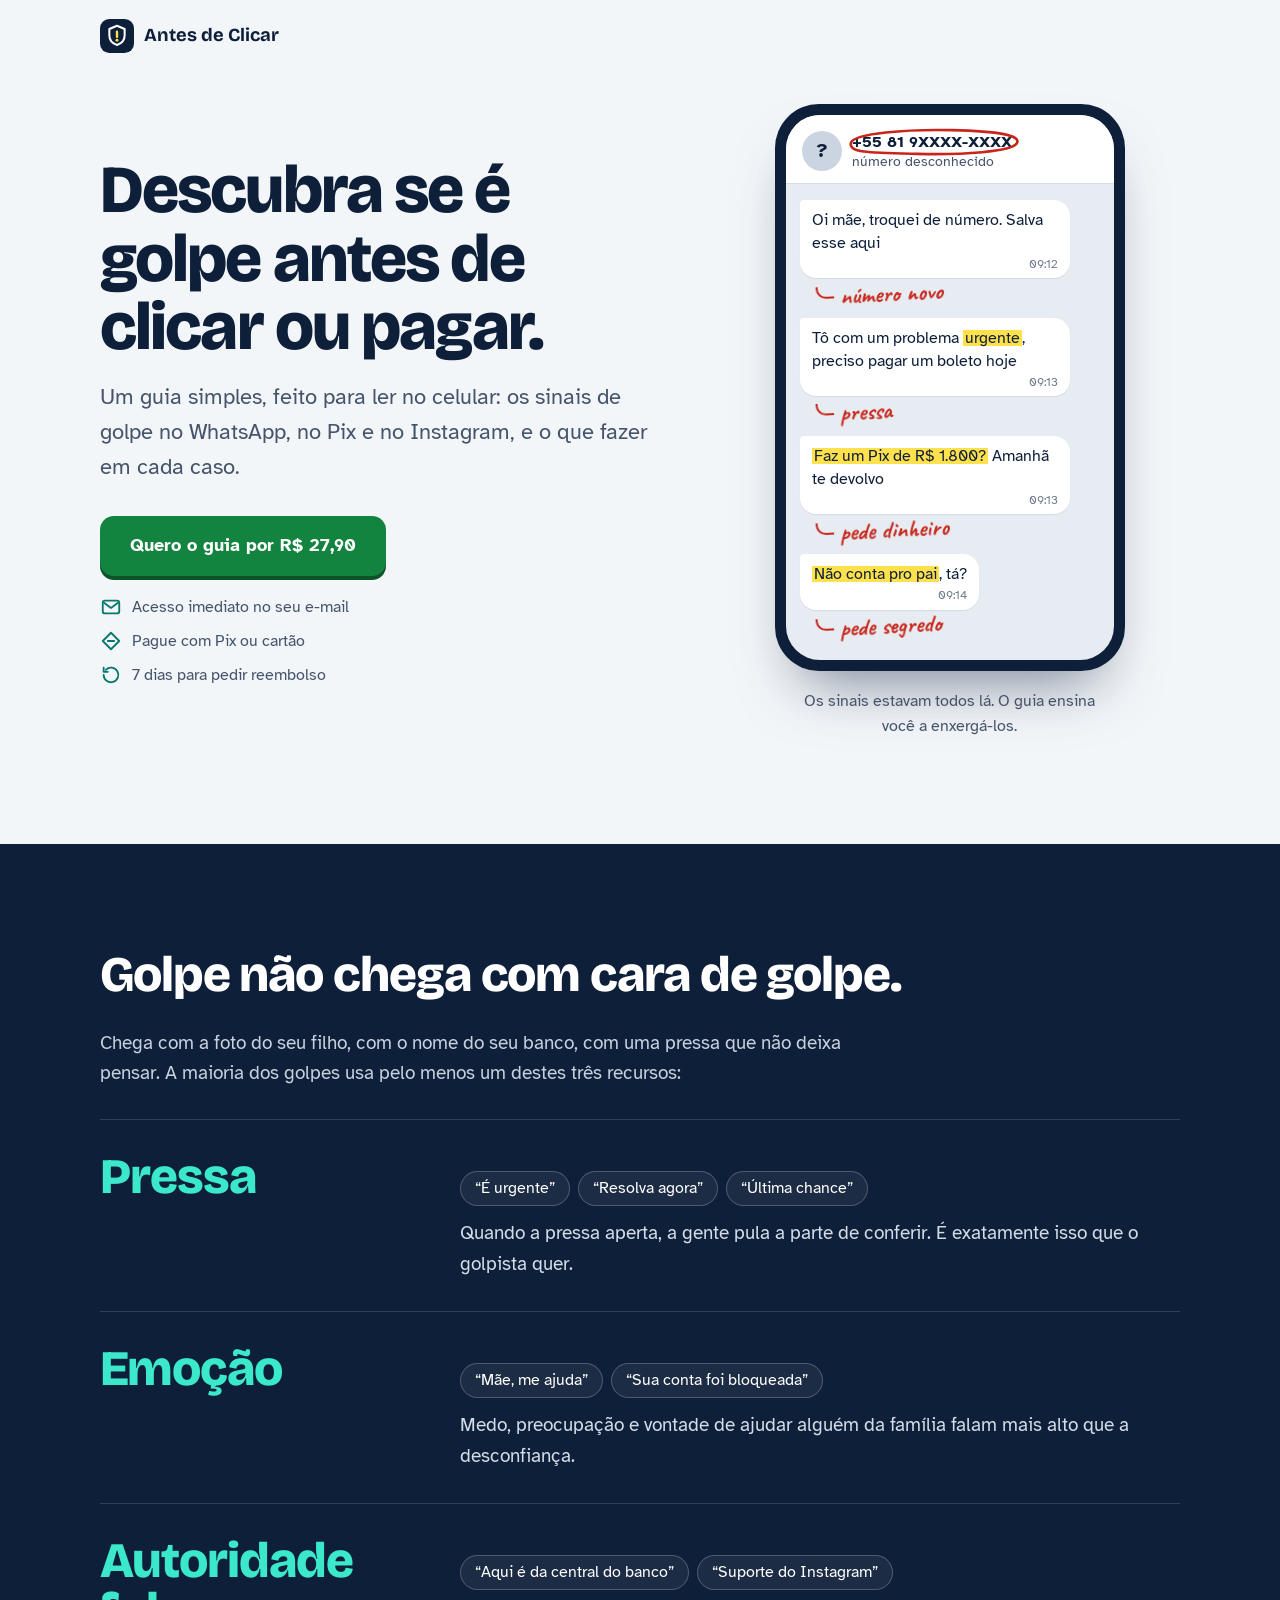
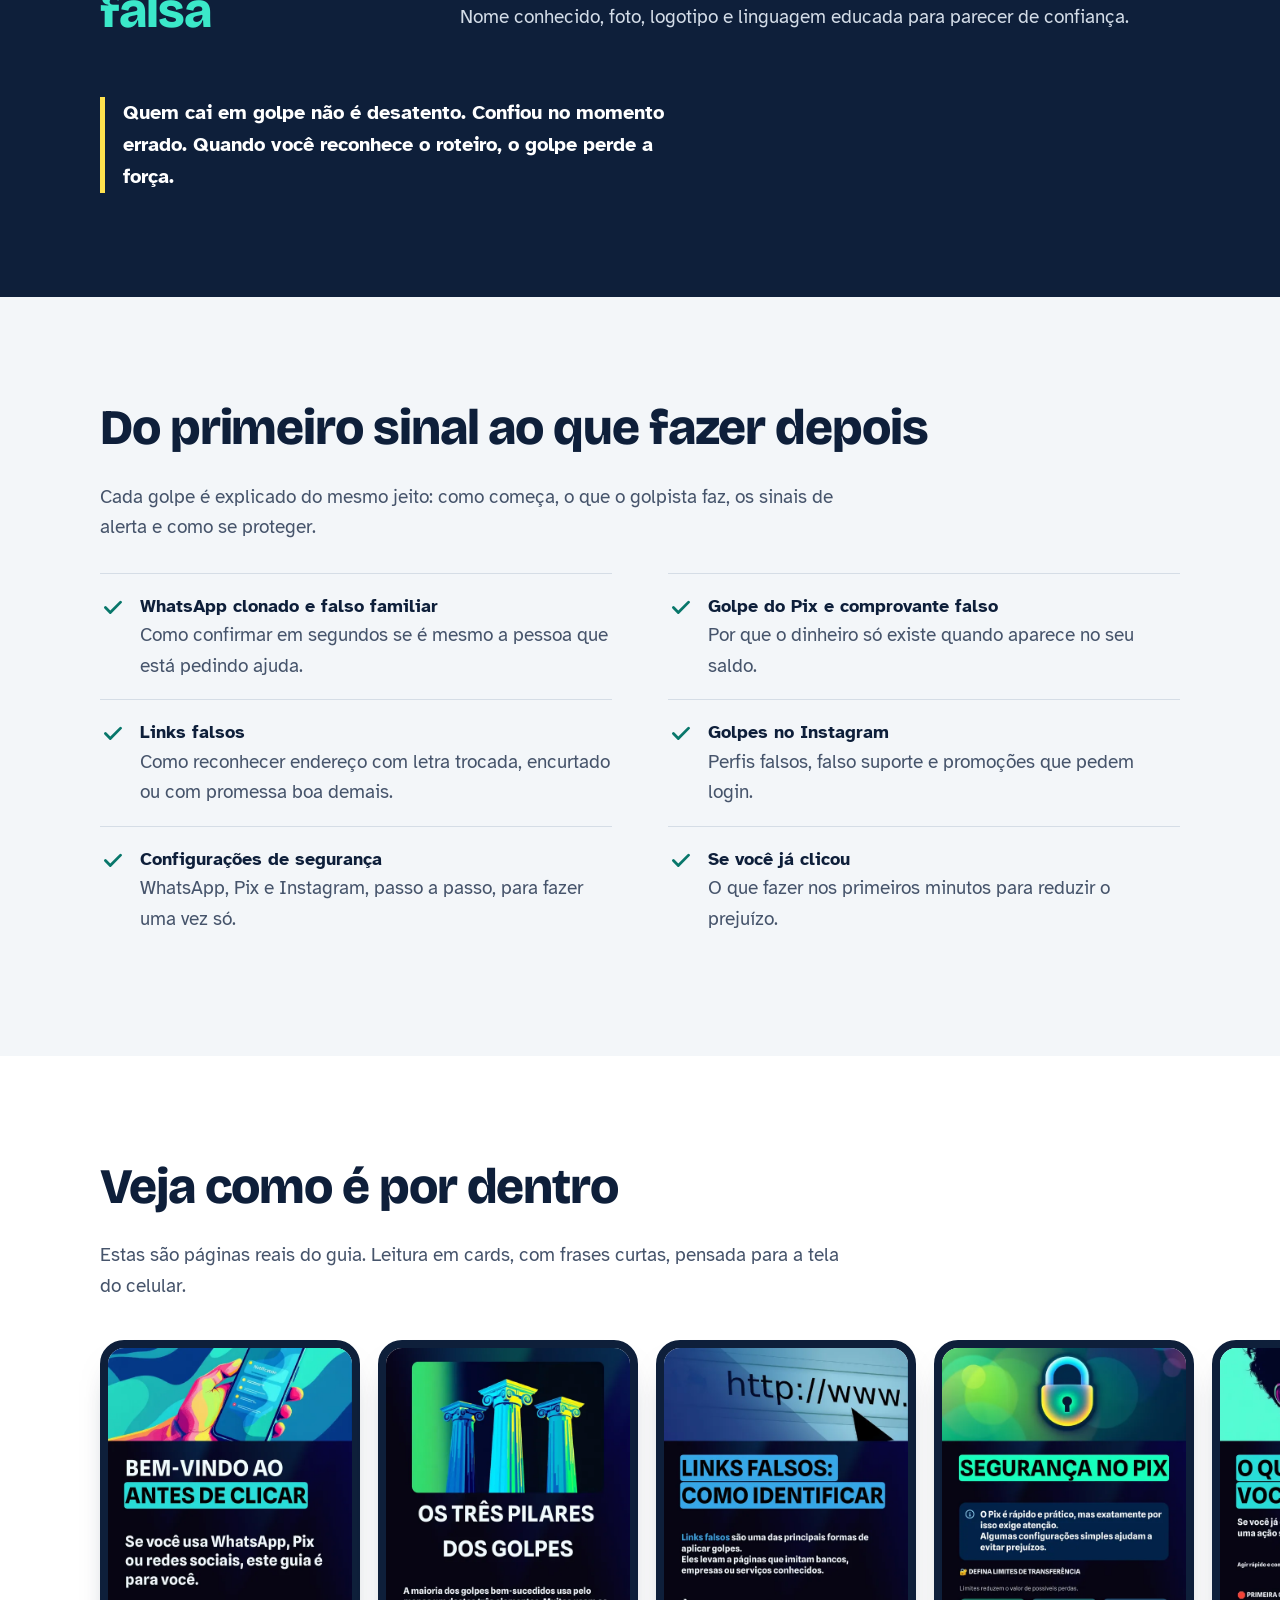
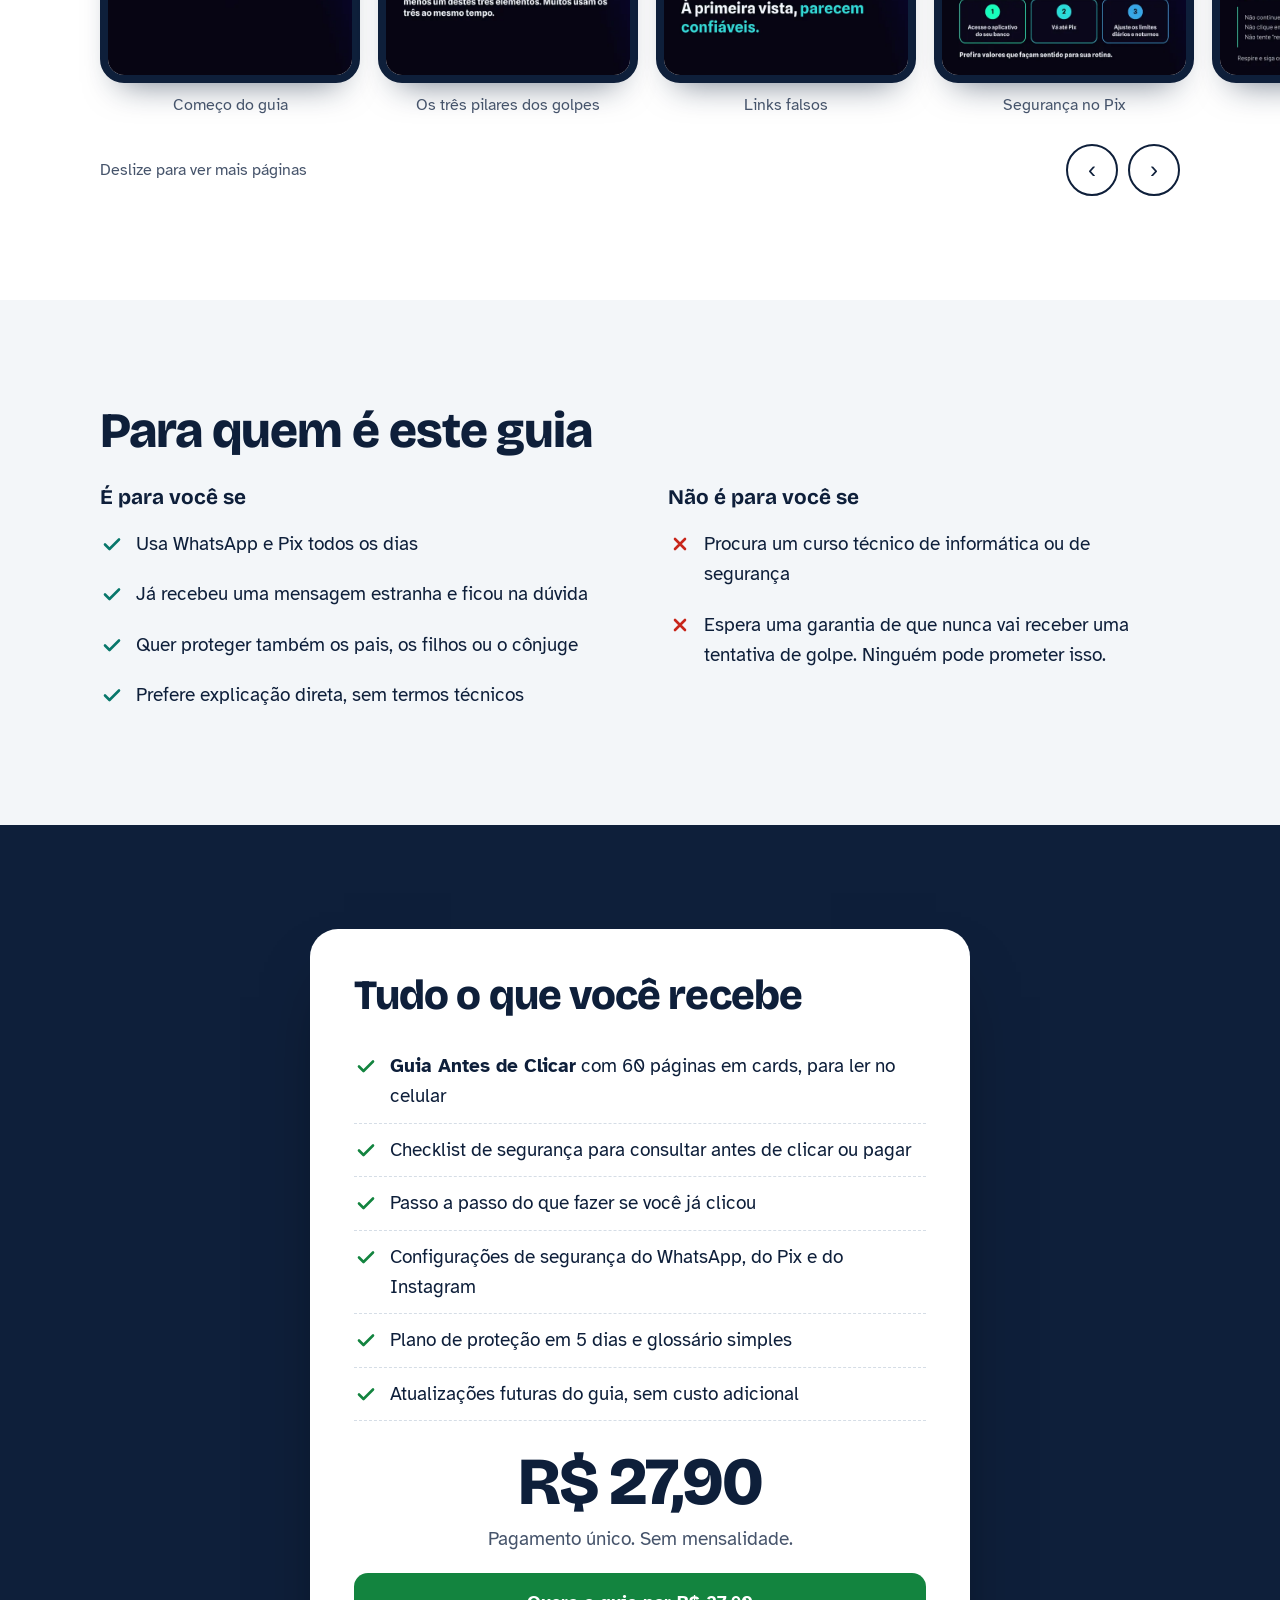
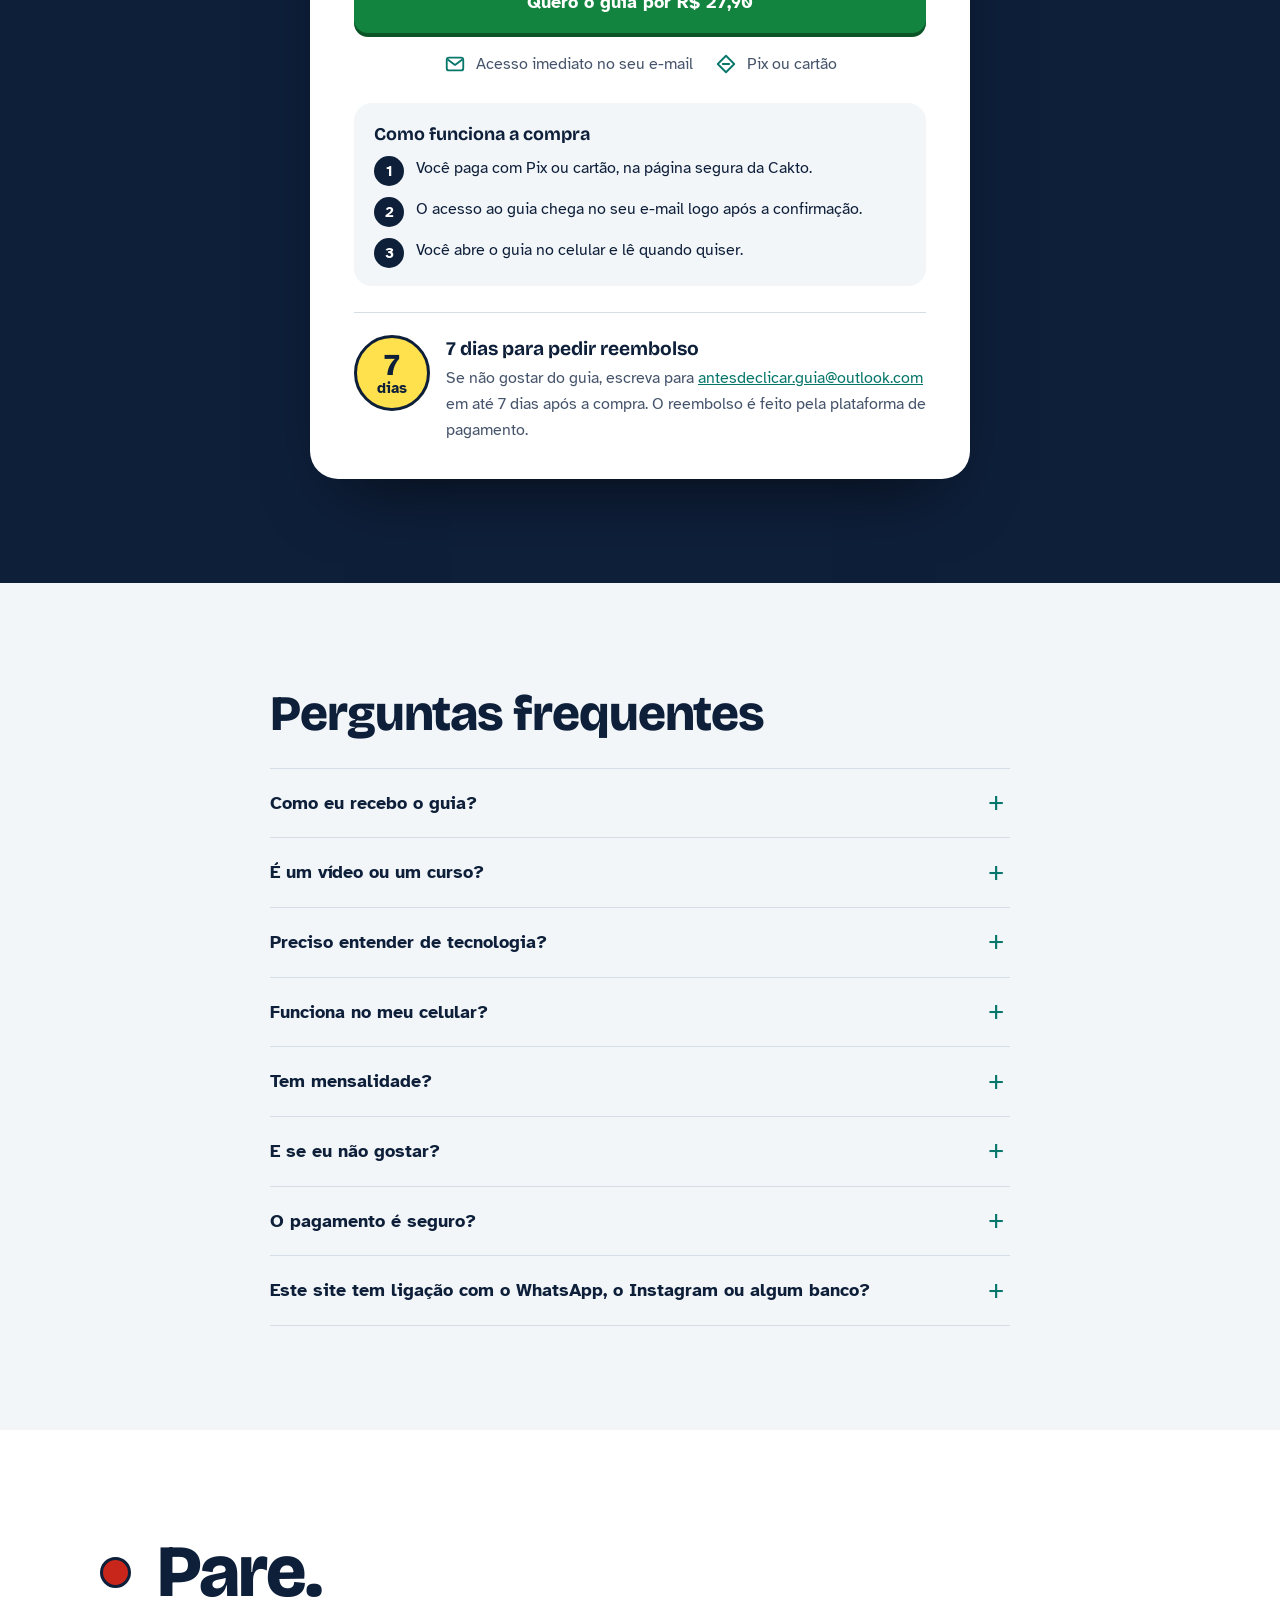
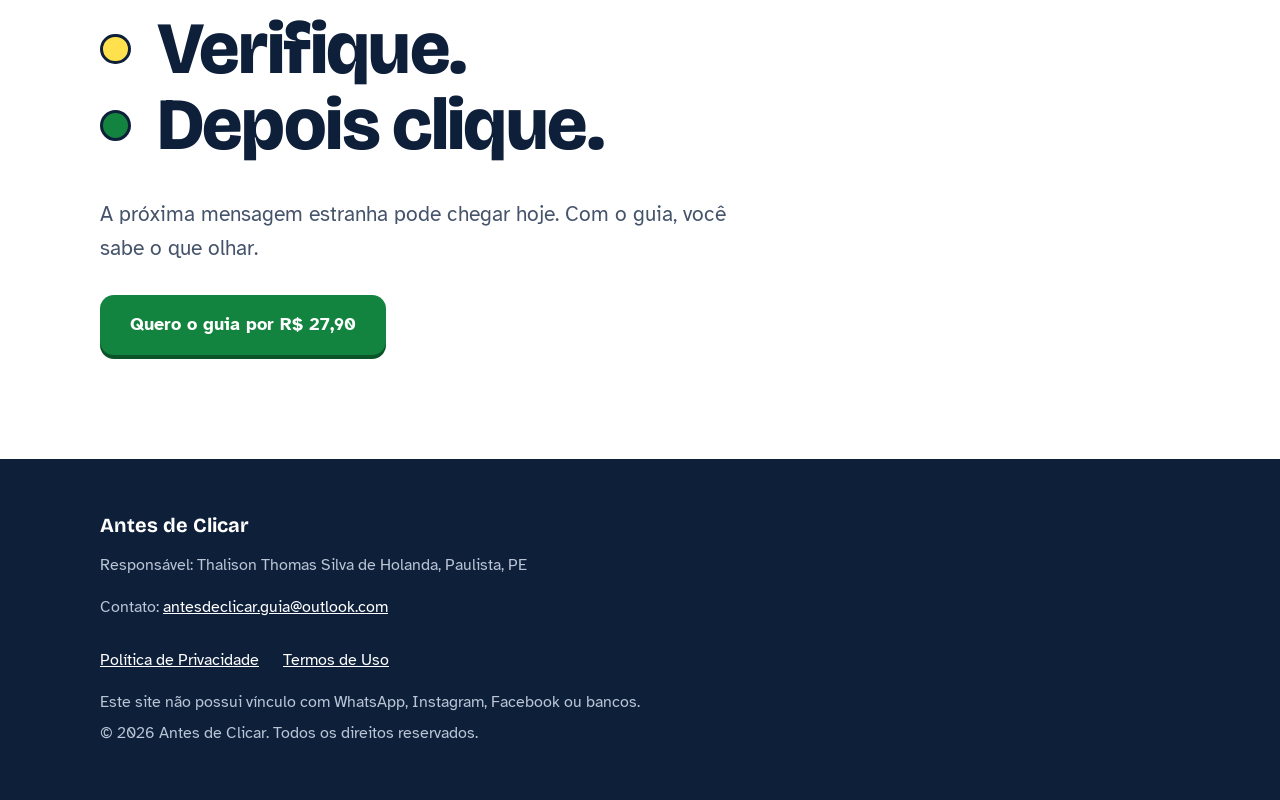
<file: index.html>
<!DOCTYPE html>
<html lang="pt-BR">

<head>
    <meta charset="UTF-8">
    <meta name="viewport" content="width=device-width, initial-scale=1.0">
    <title>Antes de Clicar | Descubra se é golpe antes de clicar ou pagar</title>
    <meta name="description"
        content="Guia simples para ler no celular: reconheça os sinais de golpe no WhatsApp, no Pix e no Instagram e saiba o que fazer em cada caso. R$ 27,90, pagamento único.">
    <meta name="theme-color" content="#0E1F3A">
    <script>document.documentElement.classList.add('js');</script>
    <link rel="canonical" href="https://guia-antesdeclicar.pages.dev/">
    <link rel="icon" href="favicon.svg" type="image/svg+xml">

    <!-- Open Graph / compartilhamento -->
    <meta property="og:type" content="website">
    <meta property="og:locale" content="pt_BR">
    <meta property="og:url" content="https://guia-antesdeclicar.pages.dev/">
    <meta property="og:title" content="Antes de Clicar | Descubra se é golpe antes de clicar ou pagar">
    <meta property="og:description"
        content="Guia simples para ler no celular. Reconheça os sinais de golpe no WhatsApp, no Pix e no Instagram.">
    <meta property="og:image" content="https://guia-antesdeclicar.pages.dev/img/og-antes-de-clicar.jpg">
    <meta property="og:image:width" content="1200">
    <meta property="og:image:height" content="630">
    <meta name="twitter:card" content="summary_large_image">
    <meta name="twitter:title" content="Antes de Clicar | Descubra se é golpe antes de clicar ou pagar">
    <meta name="twitter:description"
        content="Guia simples para ler no celular. Reconheça os sinais de golpe no WhatsApp, no Pix e no Instagram.">
    <meta name="twitter:image" content="https://guia-antesdeclicar.pages.dev/img/og-antes-de-clicar.jpg">

    <!-- Fontes -->
    <link rel="preconnect" href="https://fonts.googleapis.com">
    <link rel="preconnect" href="https://fonts.gstatic.com" crossorigin>
    <link
        href="https://fonts.googleapis.com/css2?family=Atkinson+Hyperlegible:wght@400;700&family=Bricolage+Grotesque:opsz,wght@12..96,700;12..96,800&family=Caveat:wght@700&display=swap"
        rel="stylesheet">
    <link rel="stylesheet" href="style.css">

    <!-- Meta Pixel Code -->
    <script>
        !function (f, b, e, v, n, t, s) {
            if (f.fbq) return; n = f.fbq = function () {
                n.callMethod ?
                n.callMethod.apply(n, arguments) : n.queue.push(arguments)
            };
            if (!f._fbq) f._fbq = n; n.push = n; n.loaded = !0; n.version = '2.0';
            n.queue = []; t = b.createElement(e); t.async = !0;
            t.src = v; s = b.getElementsByTagName(e)[0];
            s.parentNode.insertBefore(t, s)
        }(window, document, 'script',
            'https://connect.facebook.net/en_US/fbevents.js');
        fbq('init', '2290001891520713');
        fbq('track', 'PageView');
    </script>
    <noscript><img height="1" width="1" style="display:none"
            src="https://www.facebook.com/tr?id=2290001891520713&ev=PageView&noscript=1" alt="" /></noscript>
    <!-- End Meta Pixel Code -->
</head>

<body>
    <a class="pular" href="#conteudo">Pular para o conteúdo</a>

    <!-- Ícones reutilizados -->
    <svg width="0" height="0" style="position:absolute" aria-hidden="true">
        <symbol id="i-check" viewBox="0 0 24 24"><path d="M5 12.5l4.5 4.5L19 7.5" fill="none" stroke="currentColor" stroke-width="2.6" stroke-linecap="round" stroke-linejoin="round"/></symbol>
        <symbol id="i-x" viewBox="0 0 24 24"><path d="M7 7l10 10M17 7L7 17" fill="none" stroke="currentColor" stroke-width="2.6" stroke-linecap="round"/></symbol>
        <symbol id="i-mail" viewBox="0 0 24 24"><rect x="3" y="5" width="18" height="14" rx="2.5" fill="none" stroke="currentColor" stroke-width="2"/><path d="M4 7l8 6 8-6" fill="none" stroke="currentColor" stroke-width="2" stroke-linejoin="round"/></symbol>
        <symbol id="i-pix" viewBox="0 0 24 24"><path d="M12 3l9 9-9 9-9-9z" fill="none" stroke="currentColor" stroke-width="2" stroke-linejoin="round"/><path d="M8.5 12h7" stroke="currentColor" stroke-width="2" stroke-linecap="round"/></symbol>
        <symbol id="i-volta" viewBox="0 0 24 24"><path d="M4 12a8 8 0 1 0 2.3-5.7" fill="none" stroke="currentColor" stroke-width="2" stroke-linecap="round"/><path d="M4 4v4.5h4.5" fill="none" stroke="currentColor" stroke-width="2" stroke-linecap="round" stroke-linejoin="round"/></symbol>
        <symbol id="i-escudo" viewBox="0 0 24 24"><path d="M12 3l7.5 3v5.5c0 4.6-3.1 8-7.5 9.5-4.4-1.5-7.5-4.9-7.5-9.5V6z" fill="none" stroke="currentColor" stroke-width="2" stroke-linejoin="round"/></symbol>
    </svg>

    <header class="topo">
        <div class="largura topo-linha">
            <a class="marca" href="#" aria-label="Antes de Clicar, início">
                <svg class="marca-icone" viewBox="0 0 40 40" aria-hidden="true"><rect width="40" height="40" rx="11" fill="#0E1F3A"/><path d="M20 8l9 3.8v7.4c0 5.7-3.8 9.8-9 11.4-5.2-1.6-9-5.7-9-11.4v-7.4z" fill="none" stroke="#fff" stroke-width="2.4" stroke-linejoin="round"/><path d="M20 15v6" stroke="#FFE14D" stroke-width="2.8" stroke-linecap="round"/><circle cx="20" cy="25" r="1.7" fill="#FFE14D"/></svg>
                <span>Antes de Clicar</span>
            </a>
        </div>
    </header>

    <main id="conteudo">

        <!-- 1. PRIMEIRA TELA -->
        <section class="hero">
            <div class="largura hero-grade">
                <div class="hero-texto">
                    <h1>Descubra se é golpe antes de clicar ou pagar.</h1>
                    <p class="hero-sub">Um guia simples, feito para ler no celular: os sinais de golpe no WhatsApp, no Pix e
                        no Instagram, e o que fazer em cada caso.</p>
                    <a id="cta-topo" class="botao" href="https://pay.cakto.com.br/t4onokx_721403" data-checkout
                        target="_blank" rel="noopener">Quero o guia por R$ 27,90</a>
                    <ul class="garantias">
                        <li><svg aria-hidden="true"><use href="#i-mail"/></svg>Acesso imediato no seu e-mail</li>
                        <li><svg aria-hidden="true"><use href="#i-pix"/></svg>Pague com Pix ou cartão</li>
                        <li><svg aria-hidden="true"><use href="#i-volta"/></svg>7 dias para pedir reembolso</li>
                    </ul>
                </div>

                <figure class="hero-celular">
                    <div class="celular" role="img"
                        aria-label="Exemplo de mensagem de golpe com os sinais marcados: número novo, pressa, pedido de Pix e pedido de segredo.">
                        <div class="tela">
                            <div class="chat-topo">
                                <span class="chat-avatar" aria-hidden="true">?</span>
                                <span class="chat-quem">
                                    <span class="chat-numero">+55 81 9XXXX-XXXX
                                        <svg class="circulo" viewBox="0 0 200 60" preserveAspectRatio="none" aria-hidden="true"><path pathLength="1" d="M12 32c4-18 60-26 110-24s76 10 70 26-58 22-108 20S8 52 12 32" /></svg>
                                    </span>
                                    <span class="chat-status">número desconhecido</span>
                                </span>
                            </div>
                            <div class="chat-corpo">
                                <p class="balao">Oi mãe, troquei de número. Salva esse aqui<span class="hora">09:12</span></p>
                                <p class="nota nota-1">número novo</p>
                                <p class="balao">Tô com um problema <mark>urgente</mark>, preciso pagar um boleto hoje<span class="hora">09:13</span></p>
                                <p class="nota nota-2">pressa</p>
                                <p class="balao"><mark>Faz um Pix de R$ 1.800?</mark> Amanhã te devolvo<span class="hora">09:13</span></p>
                                <p class="nota nota-3">pede dinheiro</p>
                                <p class="balao"><mark>Não conta pro pai</mark>, tá?<span class="hora">09:14</span></p>
                                <p class="nota nota-4">pede segredo</p>
                            </div>
                        </div>
                    </div>
                    <figcaption>Os sinais estavam todos lá. O guia ensina você a enxergá-los.</figcaption>
                </figure>
            </div>
        </section>

        <!-- 2. OS TRÊS SINAIS -->
        <section class="sinais" aria-labelledby="t-sinais">
            <div class="largura">
                <h2 id="t-sinais">Golpe não chega com cara de golpe.</h2>
                <p class="intro">Chega com a foto do seu filho, com o nome do seu banco, com uma pressa que não deixa
                    pensar. A maioria dos golpes usa pelo menos um destes três recursos:</p>

                <div class="sinal">
                    <h3>Pressa</h3>
                    <div>
                        <p class="falas"><q>É urgente</q> <q>Resolva agora</q> <q>Última chance</q></p>
                        <p>Quando a pressa aperta, a gente pula a parte de conferir. É exatamente isso que o golpista
                            quer.</p>
                    </div>
                </div>
                <div class="sinal">
                    <h3>Emoção</h3>
                    <div>
                        <p class="falas"><q>Mãe, me ajuda</q> <q>Sua conta foi bloqueada</q></p>
                        <p>Medo, preocupação e vontade de ajudar alguém da família falam mais alto que a desconfiança.</p>
                    </div>
                </div>
                <div class="sinal">
                    <h3>Autoridade falsa</h3>
                    <div>
                        <p class="falas"><q>Aqui é da central do banco</q> <q>Suporte do Instagram</q></p>
                        <p>Nome conhecido, foto, logotipo e linguagem educada para parecer de confiança.</p>
                    </div>
                </div>

                <p class="fecho">Quem cai em golpe não é desatento. Confiou no momento errado. Quando você reconhece o
                    roteiro, o golpe perde a força.</p>
            </div>
        </section>

        <!-- 3. O QUE O GUIA ENSINA -->
        <section class="ensina" aria-labelledby="t-ensina">
            <div class="largura">
                <h2 id="t-ensina">Do primeiro sinal ao que fazer depois</h2>
                <p class="intro">Cada golpe é explicado do mesmo jeito: como começa, o que o golpista faz, os sinais de
                    alerta e como se proteger.</p>
                <ul class="lista-ensina">
                    <li><svg aria-hidden="true"><use href="#i-check"/></svg><div><strong>WhatsApp clonado e falso
                                familiar</strong><span>Como confirmar em segundos se é mesmo a pessoa que está pedindo
                                ajuda.</span></div></li>
                    <li><svg aria-hidden="true"><use href="#i-check"/></svg><div><strong>Golpe do Pix e comprovante
                                falso</strong><span>Por que o dinheiro só existe quando aparece no seu saldo.</span>
                        </div></li>
                    <li><svg aria-hidden="true"><use href="#i-check"/></svg><div><strong>Links falsos</strong><span>Como
                                reconhecer endereço com letra trocada, encurtado ou com promessa boa demais.</span></div>
                    </li>
                    <li><svg aria-hidden="true"><use href="#i-check"/></svg><div><strong>Golpes no
                                Instagram</strong><span>Perfis falsos, falso suporte e promoções que pedem login.</span>
                        </div></li>
                    <li><svg aria-hidden="true"><use href="#i-check"/></svg><div><strong>Configurações de
                                segurança</strong><span>WhatsApp, Pix e Instagram, passo a passo, para fazer uma vez só.</span></div></li>
                    <li><svg aria-hidden="true"><use href="#i-check"/></svg><div><strong>Se você já
                                clicou</strong><span>O que fazer nos primeiros minutos para reduzir o prejuízo.</span>
                        </div></li>
                </ul>
            </div>
        </section>

        <!-- 4. POR DENTRO (prova real do produto) -->
        <section class="por-dentro" aria-labelledby="t-dentro">
            <div class="largura">
                <h2 id="t-dentro">Veja como é por dentro</h2>
                <p class="intro">Estas são páginas reais do guia. Leitura em cards, com frases curtas, pensada para a
                    tela do celular.</p>
            </div>
            <div class="galeria" tabindex="0" aria-label="Páginas do guia. Deslize para ver mais.">
                <ul>
                    <li><figure><img src="img/guia-capa.webp" width="600" height="806" loading="lazy" decoding="async" alt="Capa do guia: Bem-vindo ao Antes de Clicar. Se você usa WhatsApp, Pix ou redes sociais, este guia é para você."><figcaption>Começo do guia</figcaption></figure></li>
                    <li><figure><img src="img/guia-tres-pilares.webp" width="600" height="806" loading="lazy" decoding="async" alt="Página Os três pilares dos golpes."><figcaption>Os três pilares dos golpes</figcaption></figure></li>
                    <li><figure><img src="img/guia-links-falsos.webp" width="600" height="806" loading="lazy" decoding="async" alt="Página Links falsos: como identificar."><figcaption>Links falsos</figcaption></figure></li>
                    <li><figure><img src="img/guia-seguranca-pix.webp" width="600" height="806" loading="lazy" decoding="async" alt="Página Segurança no Pix, com passos para definir limites de transferência."><figcaption>Segurança no Pix</figcaption></figure></li>
                    <li><figure><img src="img/guia-se-ja-clicou.webp" width="600" height="806" loading="lazy" decoding="async" alt="Página O que fazer se você já clicou."><figcaption>Se você já clicou</figcaption></figure></li>
                    <li><figure><img src="img/guia-plano-dia-a-dia.webp" width="600" height="806" loading="lazy" decoding="async" alt="Página do plano de proteção com tarefas do dia 1 ao dia 3."><figcaption>Plano de 5 dias</figcaption></figure></li>
                    <li><figure><img src="img/guia-checklist.webp" width="600" height="806" loading="lazy" decoding="async" alt="Página do checklist de segurança digital."><figcaption>Checklist de segurança</figcaption></figure></li>
                </ul>
            </div>
            <div class="largura galeria-rodape">
                <p class="dica-deslize" aria-hidden="true">Deslize para ver mais páginas</p>
                <div class="galeria-controles">
                    <button type="button" data-galeria="-1" aria-label="Ver páginas anteriores">&lsaquo;</button>
                    <button type="button" data-galeria="1" aria-label="Ver próximas páginas">&rsaquo;</button>
                </div>
            </div>
        </section>

        <!-- 5. PARA QUEM É -->
        <section class="para-quem" aria-labelledby="t-quem">
            <div class="largura">
                <h2 id="t-quem">Para quem é este guia</h2>
                <div class="duas-colunas">
                    <div>
                        <h3>É para você se</h3>
                        <ul class="lista-sim">
                            <li><svg aria-hidden="true"><use href="#i-check"/></svg>Usa WhatsApp e Pix todos os dias</li>
                            <li><svg aria-hidden="true"><use href="#i-check"/></svg>Já recebeu uma mensagem estranha e ficou na dúvida</li>
                            <li><svg aria-hidden="true"><use href="#i-check"/></svg>Quer proteger também os pais, os filhos ou o cônjuge</li>
                            <li><svg aria-hidden="true"><use href="#i-check"/></svg>Prefere explicação direta, sem termos técnicos</li>
                        </ul>
                    </div>
                    <div>
                        <h3>Não é para você se</h3>
                        <ul class="lista-nao">
                            <li><svg aria-hidden="true"><use href="#i-x"/></svg>Procura um curso técnico de informática ou de segurança</li>
                            <li><svg aria-hidden="true"><use href="#i-x"/></svg>Espera uma garantia de que nunca vai receber uma tentativa de golpe. Ninguém pode prometer isso.</li>
                        </ul>
                    </div>
                </div>
            </div>
        </section>

        <!-- 6. OFERTA -->
        <section id="oferta" class="oferta" aria-labelledby="t-oferta">
            <div class="largura">
                <div class="painel">
                    <h2 id="t-oferta">Tudo o que você recebe</h2>
                    <ul class="lista-oferta">
                        <li><svg aria-hidden="true"><use href="#i-check"/></svg><span><strong>Guia Antes de Clicar</strong> com 60 páginas em cards, para ler no celular</span></li>
                        <li><svg aria-hidden="true"><use href="#i-check"/></svg><span>Checklist de segurança para consultar antes de clicar ou pagar</span></li>
                        <li><svg aria-hidden="true"><use href="#i-check"/></svg><span>Passo a passo do que fazer se você já clicou</span></li>
                        <li><svg aria-hidden="true"><use href="#i-check"/></svg><span>Configurações de segurança do WhatsApp, do Pix e do Instagram</span></li>
                        <li><svg aria-hidden="true"><use href="#i-check"/></svg><span>Plano de proteção em 5 dias e glossário simples</span></li>
                        <li><svg aria-hidden="true"><use href="#i-check"/></svg><span>Atualizações futuras do guia, sem custo adicional</span></li>
                    </ul>

                    <div class="preco">
                        <p class="preco-valor">R$ 27,90</p>
                        <p class="preco-nota">Pagamento único. Sem mensalidade.</p>
                    </div>

                    <a class="botao botao-largo" href="https://pay.cakto.com.br/t4onokx_721403" data-checkout
                        target="_blank" rel="noopener">Quero o guia por R$ 27,90</a>

                    <ul class="garantias garantias-centro">
                        <li><svg aria-hidden="true"><use href="#i-mail"/></svg>Acesso imediato no seu e-mail</li>
                        <li><svg aria-hidden="true"><use href="#i-pix"/></svg>Pix ou cartão</li>
                    </ul>

                    <div class="como-funciona">
                        <h3>Como funciona a compra</h3>
                        <ol>
                            <li>Você paga com Pix ou cartão, na página segura da Cakto.</li>
                            <li>O acesso ao guia chega no seu e-mail logo após a confirmação.</li>
                            <li>Você abre o guia no celular e lê quando quiser.</li>
                        </ol>
                    </div>

                    <div class="garantia">
                        <div class="selo" aria-hidden="true"><span>7</span>dias</div>
                        <div>
                            <h3>7 dias para pedir reembolso</h3>
                            <p>Se não gostar do guia, escreva para <a
                                    href="mailto:antesdeclicar.guia@outlook.com">antesdeclicar.guia@outlook.com</a> em
                                até 7 dias após a compra. O reembolso é feito pela plataforma de pagamento.</p>
                        </div>
                    </div>
                </div>
            </div>
        </section>

        <!-- 7. PERGUNTAS -->
        <section class="faq" aria-labelledby="t-faq">
            <div class="largura largura-texto">
                <h2 id="t-faq">Perguntas frequentes</h2>
                <details>
                    <summary>Como eu recebo o guia?</summary>
                    <p>O acesso chega no e-mail que você informar na compra, logo depois da confirmação do pagamento.
                        No Pix, a confirmação costuma ser rápida.</p>
                </details>
                <details>
                    <summary>É um vídeo ou um curso?</summary>
                    <p>Não. É um guia digital em PDF, em formato de cards, para você ler no celular no seu ritmo e
                        consultar sempre que surgir uma dúvida.</p>
                </details>
                <details>
                    <summary>Preciso entender de tecnologia?</summary>
                    <p>Não. O guia foi escrito em linguagem simples, sem termos técnicos. Os termos que aparecem estão
                        explicados no glossário.</p>
                </details>
                <details>
                    <summary>Funciona no meu celular?</summary>
                    <p>Sim. Abre em Android e iPhone, e também no computador.</p>
                </details>
                <details>
                    <summary>Tem mensalidade?</summary>
                    <p>Não. Você paga R$ 27,90 uma única vez.</p>
                </details>
                <details>
                    <summary>E se eu não gostar?</summary>
                    <p>Você tem 7 dias após a compra para pedir o reembolso. É só escrever para <a
                            href="mailto:antesdeclicar.guia@outlook.com">antesdeclicar.guia@outlook.com</a>.</p>
                </details>
                <details>
                    <summary>O pagamento é seguro?</summary>
                    <p>O pagamento é processado pela Cakto, plataforma de pagamentos online, em uma página com conexão
                        criptografada (HTTPS). Você pode pagar com Pix ou cartão.</p>
                </details>
                <details>
                    <summary>Este site tem ligação com o WhatsApp, o Instagram ou algum banco?</summary>
                    <p>Não. O Antes de Clicar é um material educativo independente. Os nomes dessas empresas aparecem
                        apenas para explicar os golpes.</p>
                </details>
            </div>
        </section>

        <!-- 8. FECHAMENTO -->
        <section id="final" class="final" aria-labelledby="t-final">
            <div class="largura">
                <h2 id="t-final" class="semaforo">
                    <span class="s-pare">Pare.</span>
                    <span class="s-verifique">Verifique.</span>
                    <span class="s-clique">Depois clique.</span>
                </h2>
                <p>A próxima mensagem estranha pode chegar hoje. Com o guia, você sabe o que olhar.</p>
                <a class="botao" href="https://pay.cakto.com.br/t4onokx_721403" data-checkout target="_blank"
                    rel="noopener">Quero o guia por R$ 27,90</a>
            </div>
        </section>
    </main>

    <!-- Barra fixa no celular -->
    <div class="barra-fixa" id="barra-fixa" aria-hidden="true">
        <div class="barra-texto">
            <strong>Guia Antes de Clicar</strong>
            <span>R$ 27,90, pagamento único</span>
        </div>
        <a class="botao botao-pequeno" href="https://pay.cakto.com.br/t4onokx_721403" data-checkout target="_blank"
            rel="noopener" tabindex="-1">Quero o guia</a>
    </div>

    <footer class="rodape">
        <div class="largura">
            <p class="rodape-marca">Antes de Clicar</p>
            <p>Responsável: Thalison Thomas Silva de Holanda, Paulista, PE</p>
            <p class="rodape-contato">Contato: <a href="mailto:antesdeclicar.guia@outlook.com">antesdeclicar.guia@outlook.com</a></p>
            <p class="rodape-links"><a href="privacidade.html">Política de Privacidade</a><a href="termos.html">Termos
                    de Uso</a></p>
            <p>Este site não possui vínculo com WhatsApp, Instagram, Facebook ou bancos.</p>
            <p>&copy; 2026 Antes de Clicar. Todos os direitos reservados.</p>
        </div>
    </footer>

    <script src="script.js"></script>
</body>

</html>
</file>
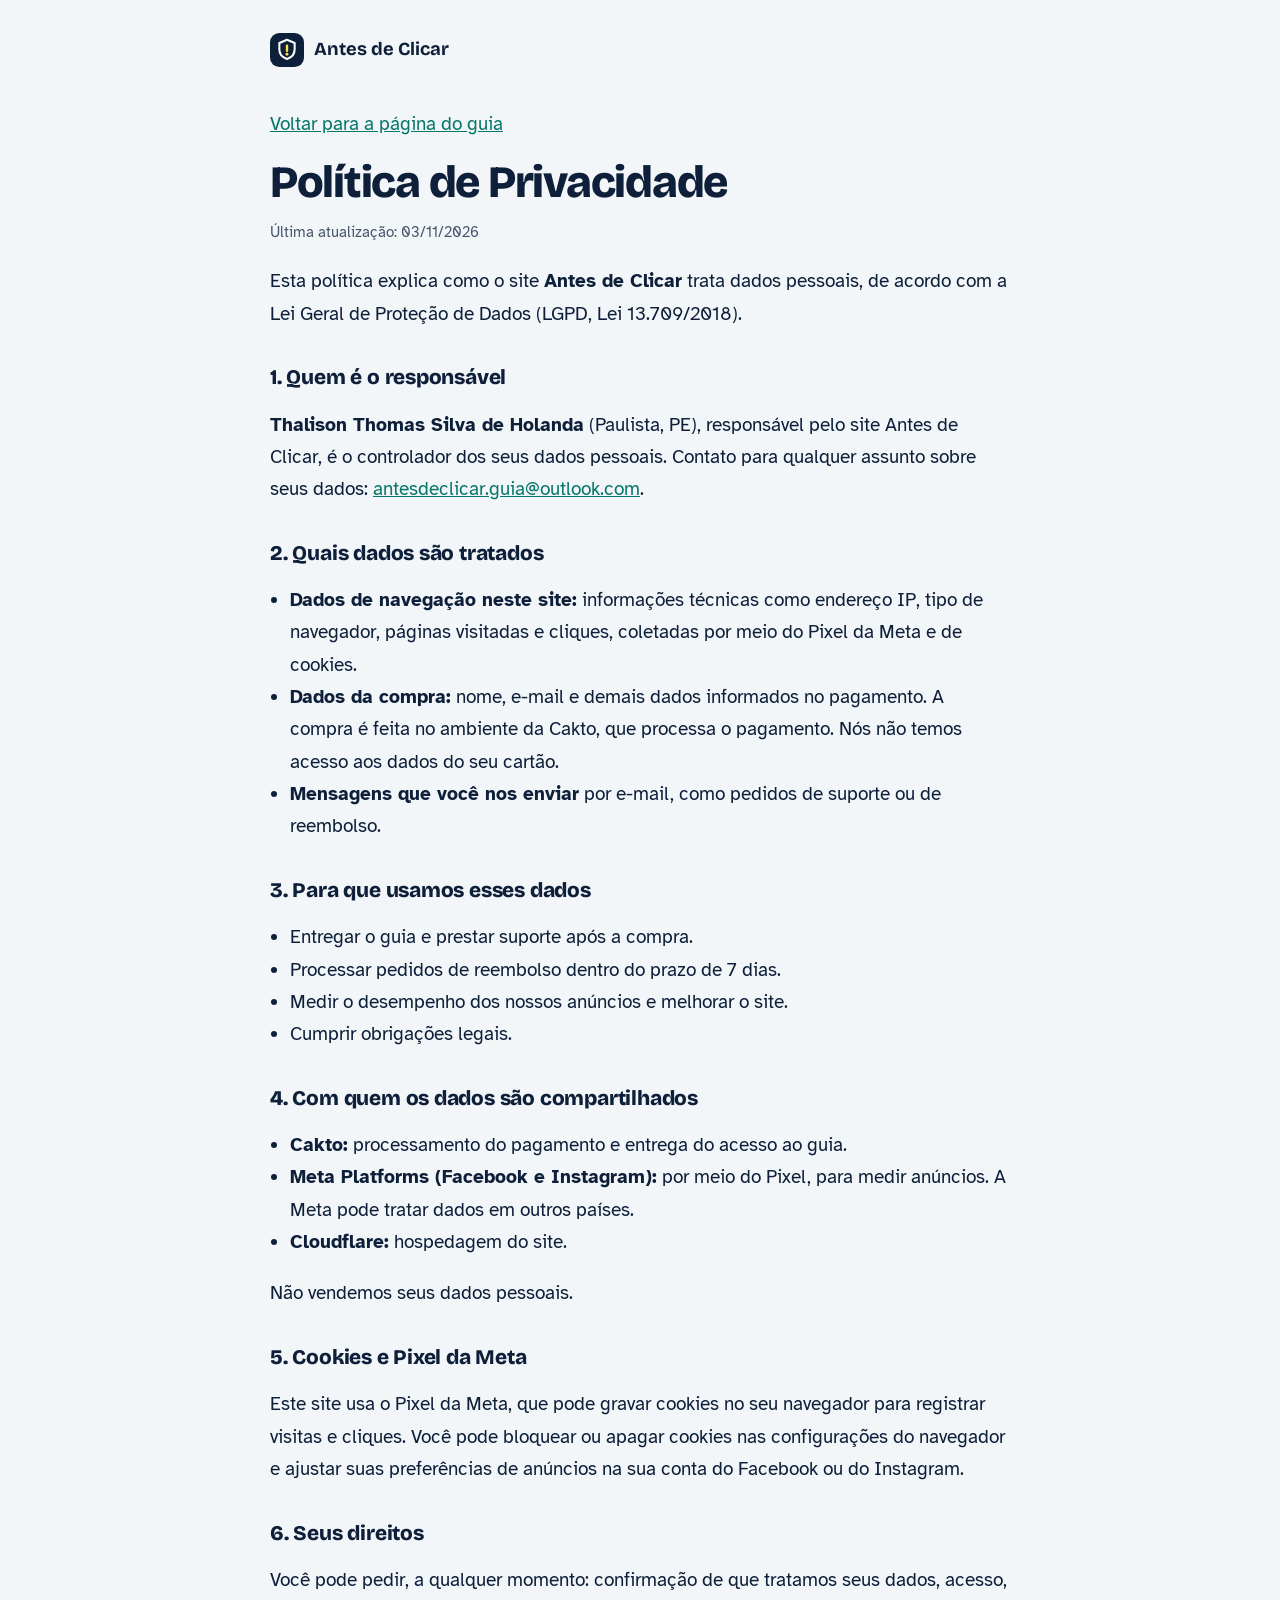
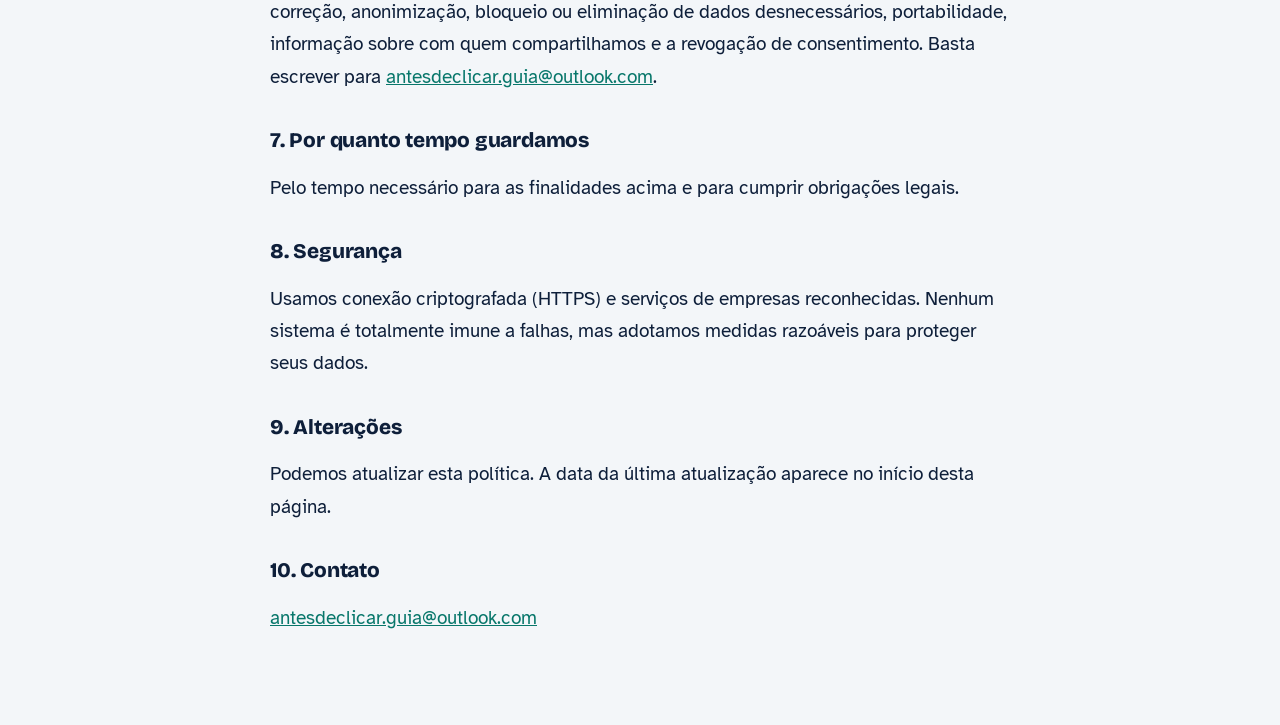
<file: privacidade.html>
<!DOCTYPE html>
<html lang="pt-BR">

<head>
    <meta charset="UTF-8">
    <meta name="viewport" content="width=device-width, initial-scale=1.0">
    <title>Política de Privacidade | Antes de Clicar</title>
    <meta name="robots" content="index, follow">
    <link rel="icon" href="favicon.svg" type="image/svg+xml">
    <link rel="preconnect" href="https://fonts.googleapis.com">
    <link rel="preconnect" href="https://fonts.gstatic.com" crossorigin>
    <link href="https://fonts.googleapis.com/css2?family=Atkinson+Hyperlegible:wght@400;700&family=Bricolage+Grotesque:opsz,wght@12..96,700;12..96,800&display=swap" rel="stylesheet">
    <link rel="stylesheet" href="style.css">
</head>

<body>
    <main class="legal">
        <a class="marca" href="index.html"><svg class="marca-icone" viewBox="0 0 40 40" aria-hidden="true"><rect width="40" height="40" rx="11" fill="#0E1F3A"/><path d="M20 8l9 3.8v7.4c0 5.7-3.8 9.8-9 11.4-5.2-1.6-9-5.7-9-11.4v-7.4z" fill="none" stroke="#fff" stroke-width="2.4" stroke-linejoin="round"/><path d="M20 15v6" stroke="#FFE14D" stroke-width="2.8" stroke-linecap="round"/><circle cx="20" cy="25" r="1.7" fill="#FFE14D"/></svg><span>Antes de Clicar</span></a>
        <p><a class="voltar" href="index.html">Voltar para a página do guia</a></p>
        <h1>Política de Privacidade</h1>
        <p class="muted">Última atualização: 03/11/2026</p>

        <p>Esta política explica como o site <strong>Antes de Clicar</strong> trata dados pessoais, de acordo com a Lei Geral de Proteção de Dados (LGPD, Lei 13.709/2018).</p>

        <h2>1. Quem é o responsável</h2>
        <p><strong>Thalison Thomas Silva de Holanda</strong> (Paulista, PE), responsável pelo site Antes de Clicar, é o controlador dos seus dados pessoais. Contato para qualquer assunto sobre seus dados: <a href="mailto:antesdeclicar.guia@outlook.com">antesdeclicar.guia@outlook.com</a>.</p>

        <h2>2. Quais dados são tratados</h2>
        <ul>
            <li><strong>Dados de navegação neste site:</strong> informações técnicas como endereço IP, tipo de navegador, páginas visitadas e cliques, coletadas por meio do Pixel da Meta e de cookies.</li>
            <li><strong>Dados da compra:</strong> nome, e-mail e demais dados informados no pagamento. A compra é feita no ambiente da Cakto, que processa o pagamento. Nós não temos acesso aos dados do seu cartão.</li>
            <li><strong>Mensagens que você nos enviar</strong> por e-mail, como pedidos de suporte ou de reembolso.</li>
        </ul>

        <h2>3. Para que usamos esses dados</h2>
        <ul>
            <li>Entregar o guia e prestar suporte após a compra.</li>
            <li>Processar pedidos de reembolso dentro do prazo de 7 dias.</li>
            <li>Medir o desempenho dos nossos anúncios e melhorar o site.</li>
            <li>Cumprir obrigações legais.</li>
        </ul>

        <h2>4. Com quem os dados são compartilhados</h2>
        <ul>
            <li><strong>Cakto:</strong> processamento do pagamento e entrega do acesso ao guia.</li>
            <li><strong>Meta Platforms (Facebook e Instagram):</strong> por meio do Pixel, para medir anúncios. A Meta pode tratar dados em outros países.</li>
            <li><strong>Cloudflare:</strong> hospedagem do site.</li>
        </ul>
        <p>Não vendemos seus dados pessoais.</p>

        <h2>5. Cookies e Pixel da Meta</h2>
        <p>Este site usa o Pixel da Meta, que pode gravar cookies no seu navegador para registrar visitas e cliques. Você pode bloquear ou apagar cookies nas configurações do navegador e ajustar suas preferências de anúncios na sua conta do Facebook ou do Instagram.</p>

        <h2>6. Seus direitos</h2>
        <p>Você pode pedir, a qualquer momento: confirmação de que tratamos seus dados, acesso, correção, anonimização, bloqueio ou eliminação de dados desnecessários, portabilidade, informação sobre com quem compartilhamos e a revogação de consentimento. Basta escrever para <a href="mailto:antesdeclicar.guia@outlook.com">antesdeclicar.guia@outlook.com</a>.</p>

        <h2>7. Por quanto tempo guardamos</h2>
        <p>Pelo tempo necessário para as finalidades acima e para cumprir obrigações legais.</p>

        <h2>8. Segurança</h2>
        <p>Usamos conexão criptografada (HTTPS) e serviços de empresas reconhecidas. Nenhum sistema é totalmente imune a falhas, mas adotamos medidas razoáveis para proteger seus dados.</p>

        <h2>9. Alterações</h2>
        <p>Podemos atualizar esta política. A data da última atualização aparece no início desta página.</p>

        <h2>10. Contato</h2>
        <p><a href="mailto:antesdeclicar.guia@outlook.com">antesdeclicar.guia@outlook.com</a></p>

    </main>
</body>

</html>
</file>
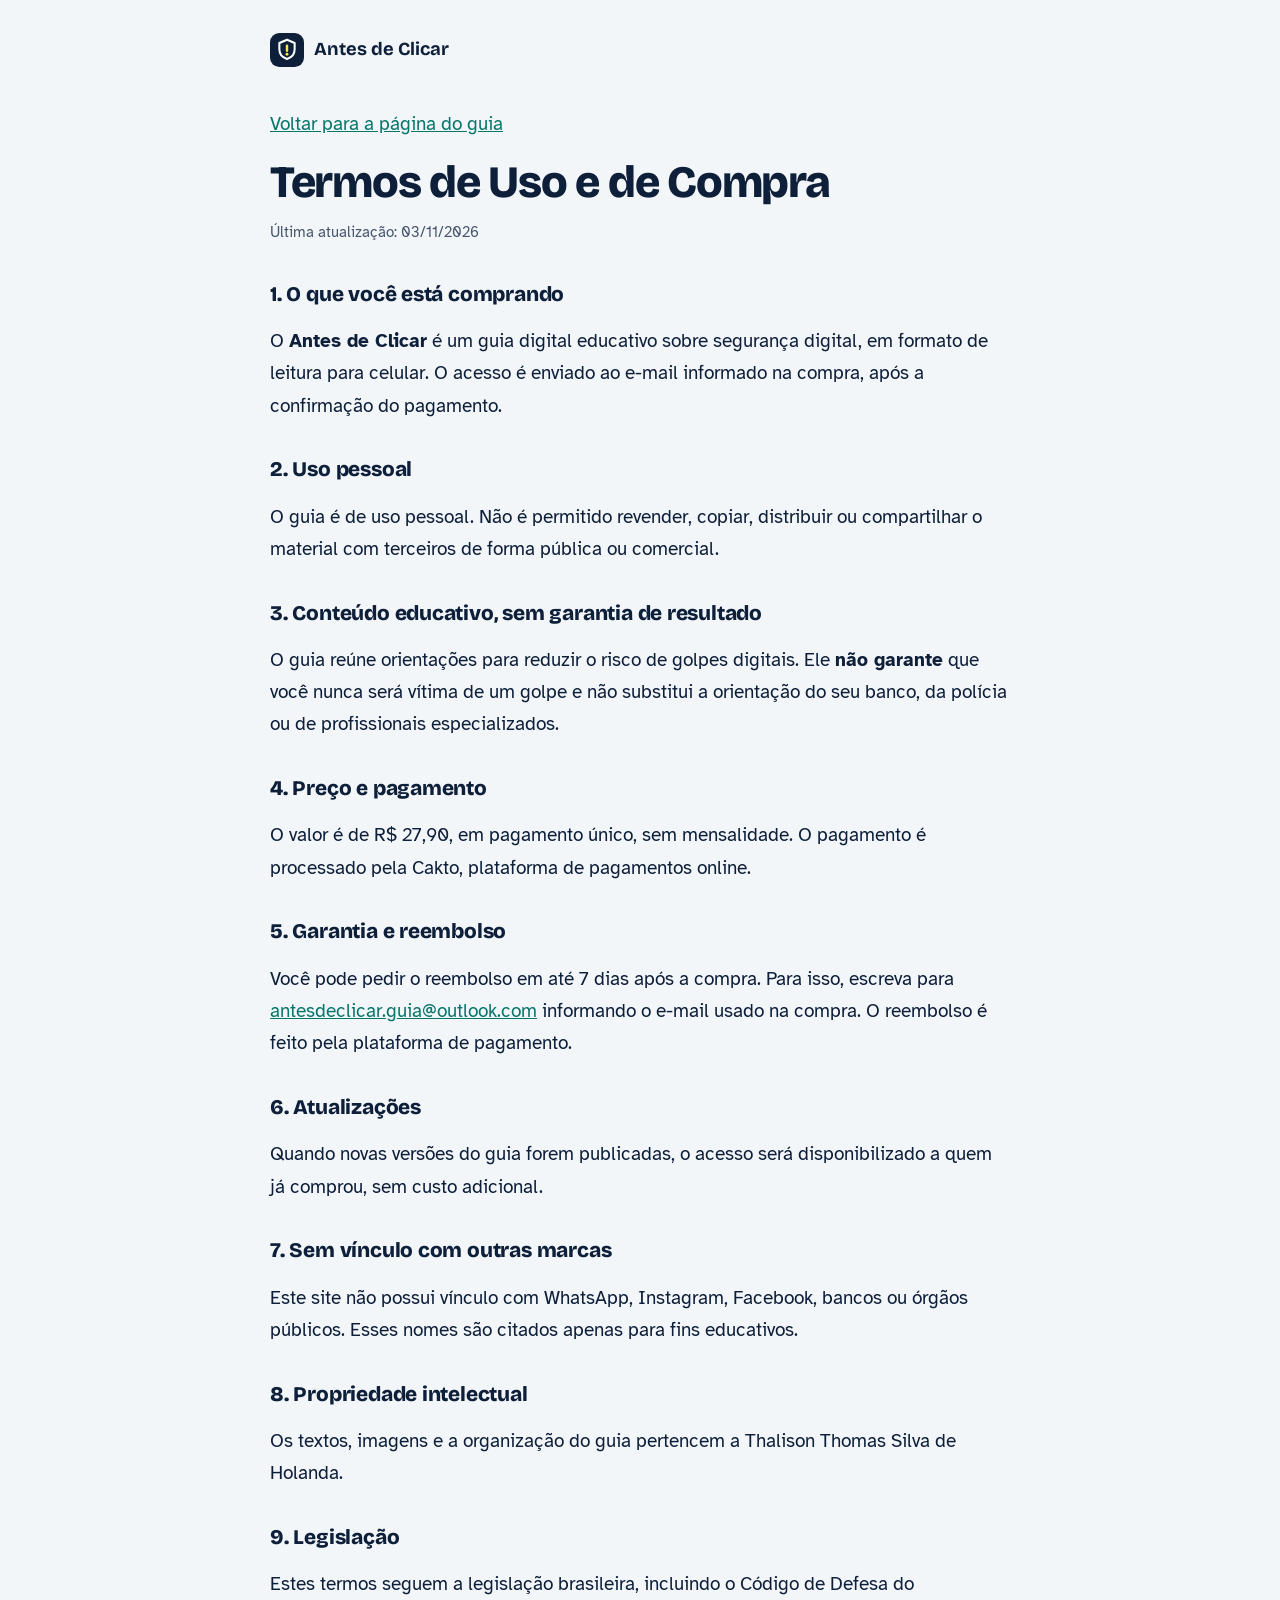
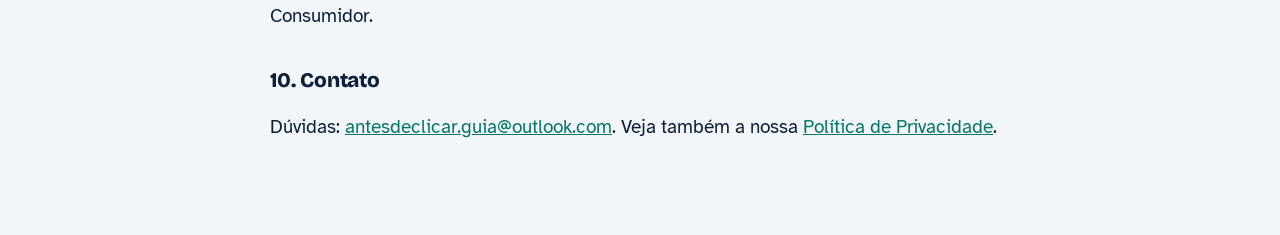
<file: termos.html>
<!DOCTYPE html>
<html lang="pt-BR">

<head>
    <meta charset="UTF-8">
    <meta name="viewport" content="width=device-width, initial-scale=1.0">
    <title>Termos de Uso | Antes de Clicar</title>
    <meta name="robots" content="index, follow">
    <link rel="icon" href="favicon.svg" type="image/svg+xml">
    <link rel="preconnect" href="https://fonts.googleapis.com">
    <link rel="preconnect" href="https://fonts.gstatic.com" crossorigin>
    <link href="https://fonts.googleapis.com/css2?family=Atkinson+Hyperlegible:wght@400;700&family=Bricolage+Grotesque:opsz,wght@12..96,700;12..96,800&display=swap" rel="stylesheet">
    <link rel="stylesheet" href="style.css">
</head>

<body>
    <main class="legal">
        <a class="marca" href="index.html"><svg class="marca-icone" viewBox="0 0 40 40" aria-hidden="true"><rect width="40" height="40" rx="11" fill="#0E1F3A"/><path d="M20 8l9 3.8v7.4c0 5.7-3.8 9.8-9 11.4-5.2-1.6-9-5.7-9-11.4v-7.4z" fill="none" stroke="#fff" stroke-width="2.4" stroke-linejoin="round"/><path d="M20 15v6" stroke="#FFE14D" stroke-width="2.8" stroke-linecap="round"/><circle cx="20" cy="25" r="1.7" fill="#FFE14D"/></svg><span>Antes de Clicar</span></a>
        <p><a class="voltar" href="index.html">Voltar para a página do guia</a></p>
        <h1>Termos de Uso e de Compra</h1>
        <p class="muted">Última atualização: 03/11/2026</p>

        <h2>1. O que você está comprando</h2>
        <p>O <strong>Antes de Clicar</strong> é um guia digital educativo sobre segurança digital, em formato de leitura para celular. O acesso é enviado ao e-mail informado na compra, após a confirmação do pagamento.</p>

        <h2>2. Uso pessoal</h2>
        <p>O guia é de uso pessoal. Não é permitido revender, copiar, distribuir ou compartilhar o material com terceiros de forma pública ou comercial.</p>

        <h2>3. Conteúdo educativo, sem garantia de resultado</h2>
        <p>O guia reúne orientações para reduzir o risco de golpes digitais. Ele <strong>não garante</strong> que você nunca será vítima de um golpe e não substitui a orientação do seu banco, da polícia ou de profissionais especializados.</p>

        <h2>4. Preço e pagamento</h2>
        <p>O valor é de R$ 27,90, em pagamento único, sem mensalidade. O pagamento é processado pela Cakto, plataforma de pagamentos online.</p>

        <h2>5. Garantia e reembolso</h2>
        <p>Você pode pedir o reembolso em até 7 dias após a compra. Para isso, escreva para <a href="mailto:antesdeclicar.guia@outlook.com">antesdeclicar.guia@outlook.com</a> informando o e-mail usado na compra. O reembolso é feito pela plataforma de pagamento.</p>

        <h2>6. Atualizações</h2>
        <p>Quando novas versões do guia forem publicadas, o acesso será disponibilizado a quem já comprou, sem custo adicional.</p>

        <h2>7. Sem vínculo com outras marcas</h2>
        <p>Este site não possui vínculo com WhatsApp, Instagram, Facebook, bancos ou órgãos públicos. Esses nomes são citados apenas para fins educativos.</p>

        <h2>8. Propriedade intelectual</h2>
        <p>Os textos, imagens e a organização do guia pertencem a Thalison Thomas Silva de Holanda.</p>

        <h2>9. Legislação</h2>
        <p>Estes termos seguem a legislação brasileira, incluindo o Código de Defesa do Consumidor.</p>

        <h2>10. Contato</h2>
        <p>Dúvidas: <a href="mailto:antesdeclicar.guia@outlook.com">antesdeclicar.guia@outlook.com</a>. Veja também a nossa <a href="privacidade.html">Política de Privacidade</a>.</p>

    </main>
</body>

</html>
</file>
<file: style.css>
/* =========================================================
   Antes de Clicar — página de vendas
   Conceito: "Pare. Verifique. Depois clique."
   Caneta vermelha (pare) · marca-texto amarelo (verifique) · verde (depois clique)
   ========================================================= */

:root {
    --papel: #F3F6F9;
    --branco: #FFFFFF;
    --tinta: #0E1F3A;
    --tinta-suave: #46546B;
    --linha: #D5DDE6;
    --verde-agua: #08776B;
    --neon: #3BE8C9;
    --marca: #FFE14D;
    --caneta: #C8261B;
    --cta: #13843F;
    --cta-hover: #0F7436;
    --cta-sombra: #0A5427;

    --fonte-texto: 'Atkinson Hyperlegible', 'Inter', system-ui, -apple-system, 'Segoe UI', Roboto, sans-serif;
    --fonte-titulo: 'Bricolage Grotesque', 'Inter', system-ui, -apple-system, 'Segoe UI', sans-serif;
    --fonte-mao: 'Caveat', 'Segoe Print', 'Bradley Hand', cursive;

    --raio: 14px;
}

*,
*::before,
*::after {
    box-sizing: border-box;
}

html {
    -webkit-text-size-adjust: 100%;
    scroll-behavior: smooth;
}

body {
    margin: 0;
    font-family: var(--fonte-texto);
    font-size: 1.1875rem;
    line-height: 1.6;
    color: var(--tinta);
    background: var(--papel);
    -webkit-font-smoothing: antialiased;
}

img {
    max-width: 100%;
    display: block;
}

a {
    color: var(--verde-agua);
}

:focus-visible {
    outline: 3px solid var(--tinta);
    outline-offset: 3px;
    border-radius: 4px;
}

.sinais :focus-visible,
.rodape :focus-visible {
    outline-color: var(--marca);
}

.largura {
    max-width: 1120px;
    margin: 0 auto;
    padding: 0 20px;
}

.largura-texto {
    max-width: 780px;
}

.pular {
    position: absolute;
    left: -9999px;
    top: 12px;
    z-index: 100;
    background: var(--marca);
    color: var(--tinta);
    padding: 10px 14px;
    border-radius: 8px;
    font-weight: 700;
}

.pular:focus {
    left: 12px;
}

/* ---------- Tipografia ---------- */
h1,
h2,
h3 {
    font-family: var(--fonte-titulo);
    color: inherit;
    text-wrap: balance;
}

h1 {
    font-weight: 800;
    font-size: clamp(2.45rem, 6.4vw + 0.7rem, 4.2rem);
    line-height: 1.02;
    letter-spacing: -0.028em;
    margin: 0;
}

h2 {
    font-weight: 800;
    font-size: clamp(1.95rem, 3.6vw + 0.9rem, 3.1rem);
    line-height: 1.07;
    letter-spacing: -0.022em;
    margin: 0 0 0.55em;
}

h3 {
    font-weight: 700;
    font-size: 1.3rem;
    line-height: 1.25;
    margin: 0 0 0.4em;
}

.intro {
    color: var(--tinta-suave);
    max-width: 40em;
    margin: 0 0 1.6em;
}

section {
    padding: 64px 0;
}

@media (min-width: 900px) {
    section {
        padding: 104px 0;
    }
}

/* ---------- Topo ---------- */
.topo {
    padding: 14px 0 6px;
}

.marca {
    display: inline-flex;
    align-items: center;
    min-height: 44px;
    gap: 10px;
    font-family: var(--fonte-titulo);
    font-weight: 700;
    font-size: 1.15rem;
    color: var(--tinta);
    text-decoration: none;
}

.marca-icone {
    width: 34px;
    height: 34px;
}

/* ---------- Botões ---------- */
.botao {
    display: inline-flex;
    align-items: center;
    justify-content: center;
    min-height: 60px;
    padding: 0 30px;
    border-radius: var(--raio);
    background: var(--cta);
    color: #fff;
    font-family: var(--fonte-texto);
    font-weight: 700;
    font-size: 1.15rem;
    text-decoration: none;
    text-align: center;
    box-shadow: 0 4px 0 var(--cta-sombra);
    transition: transform 0.12s ease-out, box-shadow 0.12s ease-out, background-color 0.15s;
}

.botao:hover {
    background: var(--cta-hover);
}

.botao:active {
    transform: translateY(3px);
    box-shadow: 0 1px 0 var(--cta-sombra);
}

.botao-largo {
    width: 100%;
}

.botao-pequeno {
    min-height: 50px;
    padding: 0 18px;
    font-size: 1.02rem;
    box-shadow: 0 3px 0 var(--cta-sombra);
    white-space: nowrap;
}

.garantias {
    list-style: none;
    padding: 0;
    margin: 18px 0 0;
    display: grid;
    gap: 8px;
    color: var(--tinta-suave);
    font-size: 1.02rem;
}

.garantias li {
    display: flex;
    align-items: center;
    gap: 10px;
}

.garantias svg {
    width: 22px;
    height: 22px;
    flex: none;
    color: var(--verde-agua);
}

.garantias-centro {
    display: flex;
    flex-wrap: wrap;
    justify-content: center;
    gap: 8px 22px;
}

/* ---------- 1. Primeira tela ---------- */
.hero {
    padding: 18px 0 64px;
}

.hero-grade {
    display: grid;
    gap: 44px;
}

.hero-sub {
    color: var(--tinta-suave);
    font-size: 1.15em;
    max-width: 32em;
    margin: 0.85em 0 1.4em;
}

.hero .botao {
    width: 100%;
}

@media (max-width: 380px) {
    .topo {
        padding-top: 8px;
    }

    .hero {
        padding-top: 8px;
    }

    h1 {
        font-size: 2.2rem;
    }

    .hero-sub {
        font-size: 1.05em;
        margin: 0.6em 0 1.1em;
    }

    .garantias {
        margin-top: 14px;
        gap: 6px;
    }
}

@media (min-width: 560px) {
    .hero .botao {
        width: auto;
    }
}

@media (min-width: 960px) {
    .hero {
        padding: 36px 0 104px;
    }

    .hero-grade {
        grid-template-columns: 1.1fr 0.9fr;
        align-items: center;
        gap: 56px;
    }
}

/* Celular com a mensagem de golpe corrigida a caneta */
.hero-celular {
    margin: 0;
    display: flex;
    flex-direction: column;
    align-items: center;
}

.celular {
    width: min(100%, 350px);
    background: var(--tinta);
    border-radius: 44px;
    padding: 11px;
    box-shadow: 0 34px 60px -26px rgba(14, 31, 58, 0.55);
}

.tela {
    background: #E6ECF2;
    border-radius: 34px;
    overflow: hidden;
}

.chat-topo {
    display: flex;
    align-items: center;
    gap: 10px;
    background: var(--branco);
    padding: 16px 16px 12px;
    border-bottom: 1px solid var(--linha);
}

.chat-avatar {
    width: 40px;
    height: 40px;
    border-radius: 50%;
    background: #CBD5E1;
    color: var(--tinta);
    display: grid;
    place-items: center;
    font-weight: 700;
    flex: none;
}

.chat-quem {
    display: flex;
    flex-direction: column;
    line-height: 1.25;
}

.chat-numero {
    position: relative;
    font-weight: 700;
    font-size: 1rem;
    width: fit-content;
}

.chat-status {
    font-size: 0.9rem;
    color: var(--tinta-suave);
}

.circulo {
    position: absolute;
    left: -12px;
    top: -6px;
    width: calc(100% + 24px);
    height: calc(100% + 11px);
    overflow: visible;
    pointer-events: none;
}

.circulo path {
    fill: none;
    stroke: var(--caneta);
    stroke-width: 2.6;
    stroke-linecap: round;
    vector-effect: non-scaling-stroke;
    stroke-dasharray: 1;
    stroke-dashoffset: 1;
    animation: desenhar 0.7s 0.2s ease-out forwards;
}

.chat-corpo {
    padding: 16px 14px 22px;
    display: flex;
    flex-direction: column;
    align-items: flex-start;
}

.balao {
    background: var(--branco);
    border-radius: 4px 16px 16px 16px;
    padding: 9px 12px 6px;
    margin: 0;
    max-width: 90%;
    font-size: 1rem;
    line-height: 1.4;
    box-shadow: 0 1px 1px rgba(14, 31, 58, 0.08);
}

.hora {
    display: block;
    text-align: right;
    font-size: 0.72rem;
    color: #6B778A;
    margin-top: 2px;
}

.balao mark {
    color: inherit;
    padding: 0 2px;
    background: linear-gradient(transparent 0 10%, var(--marca) 10% 92%, transparent 92%) no-repeat;
    background-size: 0% 100%;
    animation: marcar 0.45s ease-out forwards;
}

.balao:nth-of-type(2) mark { animation-delay: 0.85s; }
.balao:nth-of-type(3) mark { animation-delay: 1.3s; }
.balao:nth-of-type(4) mark { animation-delay: 1.75s; }

.nota {
    font-family: var(--fonte-mao);
    font-weight: 700;
    color: var(--caneta);
    font-size: 1.5rem;
    line-height: 1;
    margin: 4px 0 12px 16px;
    transform: rotate(-3deg);
    opacity: 0;
    animation: aparecer 0.35s ease-out forwards;
}

.nota::before {
    content: "";
    display: inline-block;
    width: 18px;
    height: 12px;
    margin-right: 6px;
    border-left: 2.5px solid currentColor;
    border-bottom: 2.5px solid currentColor;
    border-bottom-left-radius: 10px;
    transform: translateY(-6px);
}

.nota-1 { animation-delay: 0.6s; }
.nota-2 { animation-delay: 1.1s; }
.nota-3 { animation-delay: 1.55s; }
.nota-4 { animation-delay: 2s; margin-bottom: 0; }

.hero-celular figcaption {
    margin-top: 18px;
    max-width: 320px;
    text-align: center;
    color: var(--tinta-suave);
    font-size: 1rem;
}

/* Com JavaScript: a caneta espera o celular aparecer na tela (no celular ele fica abaixo da dobra) */
.js .celular:not(.anotar) .circulo path,
.js .celular:not(.anotar) .balao mark,
.js .celular:not(.anotar) .nota {
    animation-play-state: paused;
}

@keyframes desenhar {
    to { stroke-dashoffset: 0; }
}

@keyframes marcar {
    to { background-size: 100% 100%; }
}

@keyframes aparecer {
    to { opacity: 1; }
}

@media (prefers-reduced-motion: reduce) {
    html { scroll-behavior: auto; }
    .circulo path { animation: none; stroke-dashoffset: 0; }
    .balao mark { animation: none; background-size: 100% 100%; }
    .nota { animation: none; opacity: 1; }
    .barra-fixa, .botao { transition: none; }
}

/* ---------- 2. Os três sinais ---------- */
.sinais {
    background: var(--tinta);
    color: var(--branco);
}

.sinais .intro {
    color: #C7D1DE;
}

.sinal {
    display: grid;
    gap: 8px 40px;
    padding: 26px 0;
    border-top: 1px solid rgba(255, 255, 255, 0.14);
}

.sinal h3 {
    font-weight: 800;
    font-size: clamp(2rem, 5vw + 0.6rem, 3.1rem);
    letter-spacing: -0.02em;
    line-height: 1;
    color: var(--neon);
    margin: 0;
}

.sinal p {
    margin: 0;
    color: #D3DCE7;
}

.falas {
    display: flex;
    flex-wrap: wrap;
    gap: 8px;
    margin-bottom: 12px !important;
}

.falas q {
    quotes: "“" "”";
    border: 1px solid rgba(255, 255, 255, 0.22);
    background: rgba(255, 255, 255, 0.06);
    color: var(--branco);
    border-radius: 999px;
    padding: 4px 14px;
    font-size: 0.98rem;
}

.fecho {
    margin: 30px 0 0;
    max-width: 30em;
    font-size: 1.25rem;
    font-weight: 700;
    color: var(--branco);
    border-left: 5px solid var(--marca);
    padding-left: 18px;
}

@media (min-width: 900px) {
    .sinal {
        grid-template-columns: 320px 1fr;
        align-items: baseline;
        padding: 32px 0;
    }
}

/* ---------- 3. O que o guia ensina ---------- */
.lista-ensina {
    list-style: none;
    padding: 0;
    margin: 0;
    display: grid;
    column-gap: 56px;
}

.lista-ensina li {
    display: flex;
    gap: 14px;
    padding: 18px 0;
    border-top: 1px solid var(--linha);
}

.lista-ensina svg {
    width: 26px;
    height: 26px;
    flex: none;
    margin-top: 2px;
    color: var(--verde-agua);
}

.lista-ensina strong {
    display: block;
    font-size: 1.12rem;
}

.lista-ensina span {
    color: var(--tinta-suave);
}

@media (min-width: 800px) {
    .lista-ensina {
        grid-template-columns: 1fr 1fr;
    }
}

/* ---------- 4. Por dentro ---------- */
.por-dentro {
    background: var(--branco);
}

.galeria {
    overflow-x: auto;
    scroll-snap-type: x mandatory;
    scroll-padding: 0 20px;
    padding: 8px 20px 26px;
    scrollbar-width: thin;
}

.galeria ul {
    list-style: none;
    margin: 0;
    padding: 0;
    display: flex;
    gap: 18px;
    width: max-content;
}

.galeria li {
    scroll-snap-align: start;
}

.galeria figure {
    margin: 0;
    width: 232px;
}

.galeria img {
    width: 100%;
    height: auto;
    border-radius: 24px;
    border: 8px solid var(--tinta);
    background: var(--tinta);
    box-shadow: 0 20px 34px -20px rgba(14, 31, 58, 0.6);
}

.galeria figcaption {
    margin-top: 10px;
    text-align: center;
    font-size: 0.98rem;
    color: var(--tinta-suave);
}

.galeria-rodape {
    display: flex;
    align-items: center;
    justify-content: space-between;
    gap: 12px;
}

.dica-deslize {
    margin: 0;
    font-size: 0.98rem;
    color: var(--tinta-suave);
}

.galeria-controles {
    display: none;
    gap: 10px;
}

.galeria-controles button {
    width: 52px;
    height: 52px;
    border-radius: 50%;
    border: 2px solid var(--tinta);
    background: var(--branco);
    color: var(--tinta);
    font-size: 1.5rem;
    line-height: 1;
    cursor: pointer;
}

.galeria-controles button:hover {
    background: var(--papel);
}

@media (min-width: 900px) {
    .galeria {
        padding-left: max(20px, calc((100vw - 1120px) / 2 + 20px));
        scroll-padding-left: max(20px, calc((100vw - 1120px) / 2 + 20px));
    }

    .galeria figure {
        width: 260px;
    }

    .galeria-controles {
        display: flex;
    }
}

/* ---------- 5. Para quem é ---------- */
.duas-colunas {
    display: grid;
    gap: 34px;
}

.duas-colunas ul {
    list-style: none;
    padding: 0;
    margin: 0;
}

.duas-colunas li {
    display: flex;
    gap: 12px;
    padding: 10px 0;
}

.duas-colunas svg {
    width: 24px;
    height: 24px;
    flex: none;
    margin-top: 3px;
}

.lista-sim svg {
    color: var(--verde-agua);
}

.lista-nao svg {
    color: var(--caneta);
}

@media (min-width: 800px) {
    .duas-colunas {
        grid-template-columns: 1fr 1fr;
        gap: 56px;
    }
}

/* ---------- 6. Oferta ---------- */
.oferta {
    background: var(--tinta);
}

.painel {
    background: var(--branco);
    border-radius: 28px;
    padding: 34px 22px 28px;
    max-width: 660px;
    margin: 0 auto;
    box-shadow: 0 34px 70px -34px rgba(0, 0, 0, 0.7);
}

.painel h2 {
    font-size: clamp(1.8rem, 3vw + 1rem, 2.6rem);
}

.lista-oferta {
    list-style: none;
    padding: 0;
    margin: 0;
}

.lista-oferta li {
    display: flex;
    gap: 12px;
    padding: 11px 0;
    border-bottom: 1px dashed var(--linha);
}

.lista-oferta svg {
    width: 24px;
    height: 24px;
    flex: none;
    margin-top: 3px;
    color: var(--cta);
}

.preco {
    text-align: center;
    margin: 28px 0 18px;
}

.preco-valor {
    font-family: var(--fonte-titulo);
    font-weight: 800;
    font-size: clamp(3.1rem, 9vw, 4.2rem);
    letter-spacing: -0.03em;
    line-height: 1;
    margin: 0;
}

.preco-nota {
    margin: 8px 0 0;
    color: var(--tinta-suave);
}

.garantia {
    display: flex;
    gap: 16px;
    align-items: flex-start;
    margin-top: 26px;
    padding-top: 22px;
    border-top: 1px solid var(--linha);
}

.selo {
    flex: none;
    width: 76px;
    height: 76px;
    border-radius: 50%;
    background: var(--marca);
    border: 3px solid var(--tinta);
    display: flex;
    flex-direction: column;
    align-items: center;
    justify-content: center;
    font-weight: 700;
    font-size: 0.95rem;
    line-height: 1;
    color: var(--tinta);
}

.selo span {
    font-family: var(--fonte-titulo);
    font-weight: 800;
    font-size: 1.9rem;
}

.garantia h3 {
    margin: 2px 0 4px;
    font-size: 1.2rem;
}

.garantia p {
    margin: 0;
    color: var(--tinta-suave);
    font-size: 1.02rem;
}

.garantia a,
.faq a,
.rodape a {
    overflow-wrap: anywhere;
}

.como-funciona {
    margin: 26px 0 0;
    padding: 20px 20px 18px;
    background: var(--papel);
    border-radius: 18px;
}

.como-funciona h3 {
    font-size: 1.12rem;
    margin: 0 0 10px;
}

.como-funciona ol {
    list-style: none;
    counter-reset: passo;
    margin: 0;
    padding: 0;
    display: grid;
    gap: 10px;
}

.como-funciona li {
    counter-increment: passo;
    display: flex;
    gap: 12px;
    align-items: flex-start;
    font-size: 1.02rem;
}

.como-funciona li::before {
    content: counter(passo);
    flex: none;
    width: 30px;
    height: 30px;
    border-radius: 50%;
    background: var(--tinta);
    color: var(--branco);
    font-weight: 700;
    font-size: 0.95rem;
    display: grid;
    place-items: center;
    margin-top: 1px;
}

@media (max-width: 479px) {
    .garantia {
        flex-direction: column;
        gap: 12px;
    }
}

@media (min-width: 600px) {
    .painel {
        padding: 44px 44px 36px;
    }
}

/* ---------- 7. Perguntas ---------- */
.faq details {
    border-bottom: 1px solid var(--linha);
}

.faq details:first-of-type {
    border-top: 1px solid var(--linha);
}

.faq summary {
    list-style: none;
    cursor: pointer;
    position: relative;
    padding: 20px 48px 20px 0;
    font-weight: 700;
    font-size: 1.12rem;
}

.faq summary::-webkit-details-marker {
    display: none;
}

.faq summary::after {
    content: "+";
    position: absolute;
    right: 6px;
    top: 50%;
    transform: translateY(-52%);
    font-size: 1.7rem;
    font-weight: 400;
    color: var(--verde-agua);
}

.faq details[open] summary::after {
    content: "−";
}

.faq details p {
    margin: 0 0 20px;
    color: var(--tinta-suave);
}

/* ---------- 8. Fechamento ---------- */
.final {
    background: var(--branco);
}

.semaforo {
    font-size: clamp(2.5rem, 7vw + 0.6rem, 4.6rem);
    line-height: 1.04;
    margin-bottom: 0.45em;
}

.semaforo span {
    display: flex;
    align-items: center;
    gap: 0.35em;
}

.semaforo span::before {
    content: "";
    width: 0.42em;
    height: 0.42em;
    border-radius: 50%;
    flex: none;
    border: 3px solid var(--tinta);
}

.s-pare::before { background: var(--caneta); }
.s-verifique::before { background: var(--marca); }
.s-clique::before { background: var(--cta); }

.final p {
    color: var(--tinta-suave);
    max-width: 30em;
    margin: 0 0 1.4em;
    font-size: 1.12em;
}

/* ---------- Barra fixa (celular) ---------- */
.barra-fixa {
    position: fixed;
    left: 0;
    right: 0;
    bottom: 0;
    z-index: 50;
    display: flex;
    align-items: center;
    justify-content: space-between;
    gap: 12px;
    padding: 10px 16px calc(10px + env(safe-area-inset-bottom));
    background: rgba(255, 255, 255, 0.98);
    border-top: 1px solid var(--linha);
    box-shadow: 0 -10px 26px rgba(14, 31, 58, 0.12);
    transform: translateY(115%);
    transition: transform 0.25s ease-out;
}

.barra-fixa.visivel {
    transform: none;
}

.barra-texto {
    line-height: 1.25;
}

.barra-texto strong {
    display: block;
    font-size: 1rem;
}

.barra-texto span {
    font-size: 0.98rem;
    color: var(--tinta-suave);
}

@media (min-width: 900px) {
    .barra-fixa {
        display: none;
    }
}

/* ---------- Rodapé ---------- */
.rodape {
    background: var(--tinta);
    color: #B9C5D4;
    font-size: 0.98rem;
    padding: 44px 0 110px;
}

.rodape p {
    margin: 6px 0;
}

.rodape a {
    color: var(--branco);
}

.rodape-marca {
    font-family: var(--fonte-titulo);
    font-weight: 700;
    font-size: 1.25rem;
    color: var(--branco);
    margin-bottom: 12px !important;
}

.rodape-links {
    display: flex;
    flex-wrap: wrap;
    gap: 0 24px;
}

.rodape-links a,
.rodape-contato a {
    display: inline-block;
    padding: 11px 0;
}

@media (min-width: 900px) {
    .rodape {
        padding-bottom: 48px;
    }
}

/* ---------- Páginas legais ---------- */
.legal {
    max-width: 780px;
    margin: 0 auto;
    padding: 28px 20px 72px;
    line-height: 1.7;
}

.legal h1 {
    font-size: clamp(2rem, 4vw + 1rem, 2.8rem);
    margin: 0.4em 0 0.2em;
}

.legal h2 {
    font-size: 1.3rem;
    margin: 1.8em 0 0.4em;
    letter-spacing: -0.01em;
}

.legal ul {
    padding-left: 1.25rem;
}

.legal .muted {
    color: var(--tinta-suave);
    font-size: 0.95rem;
}

.legal .voltar {
    display: inline-block;
    margin-top: 12px;
}
</file>
